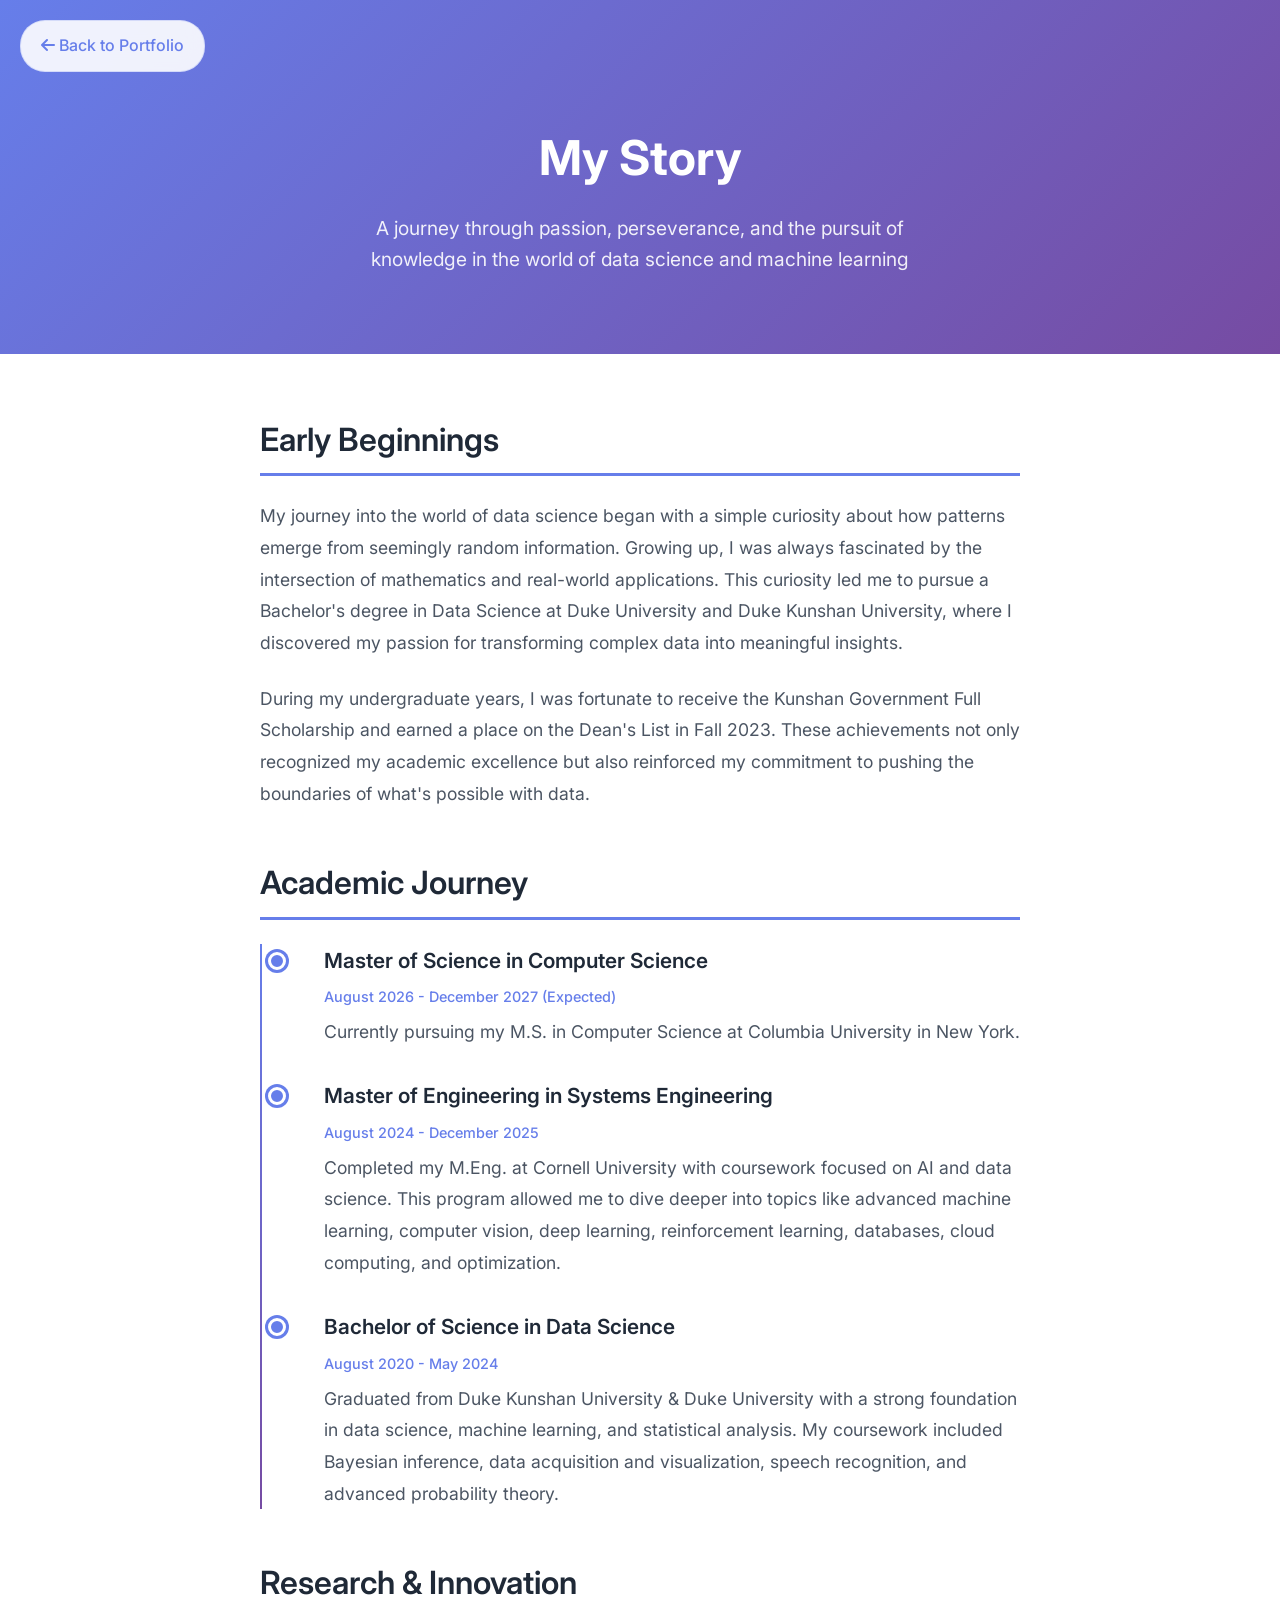
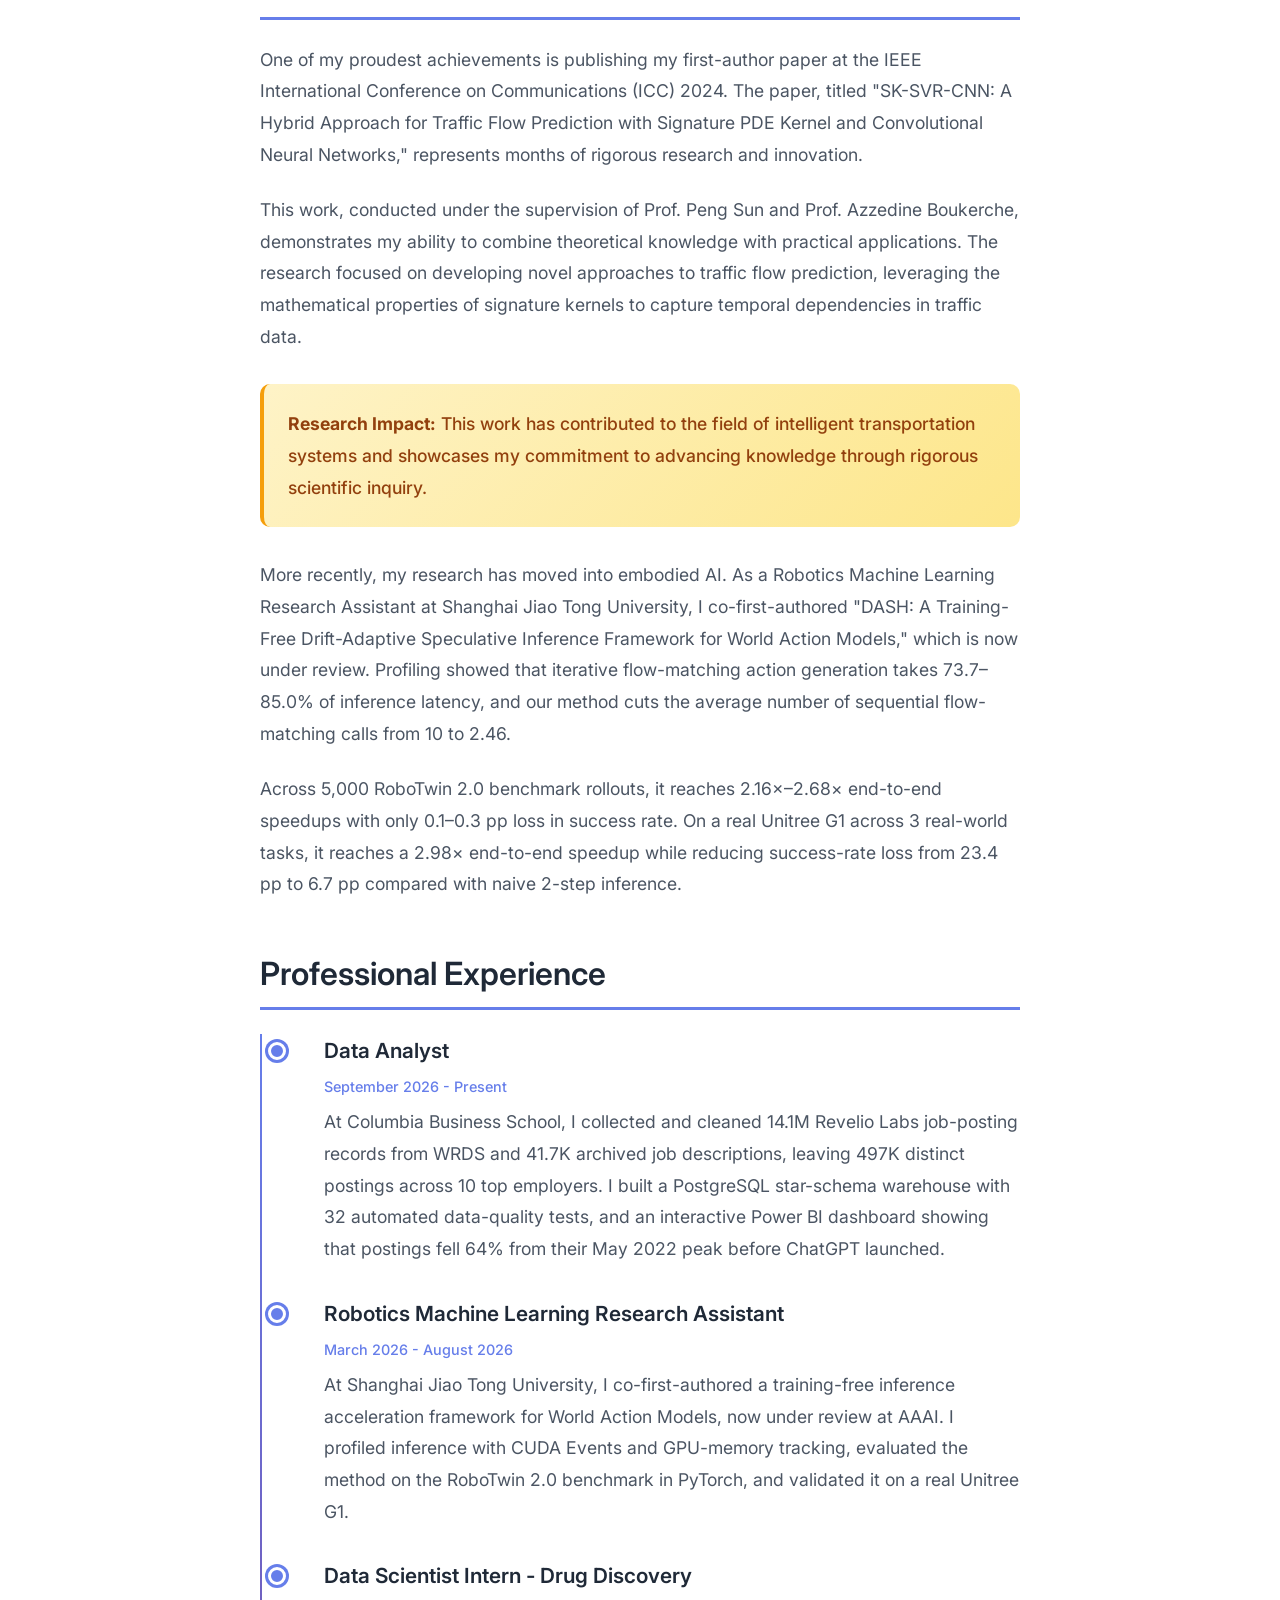
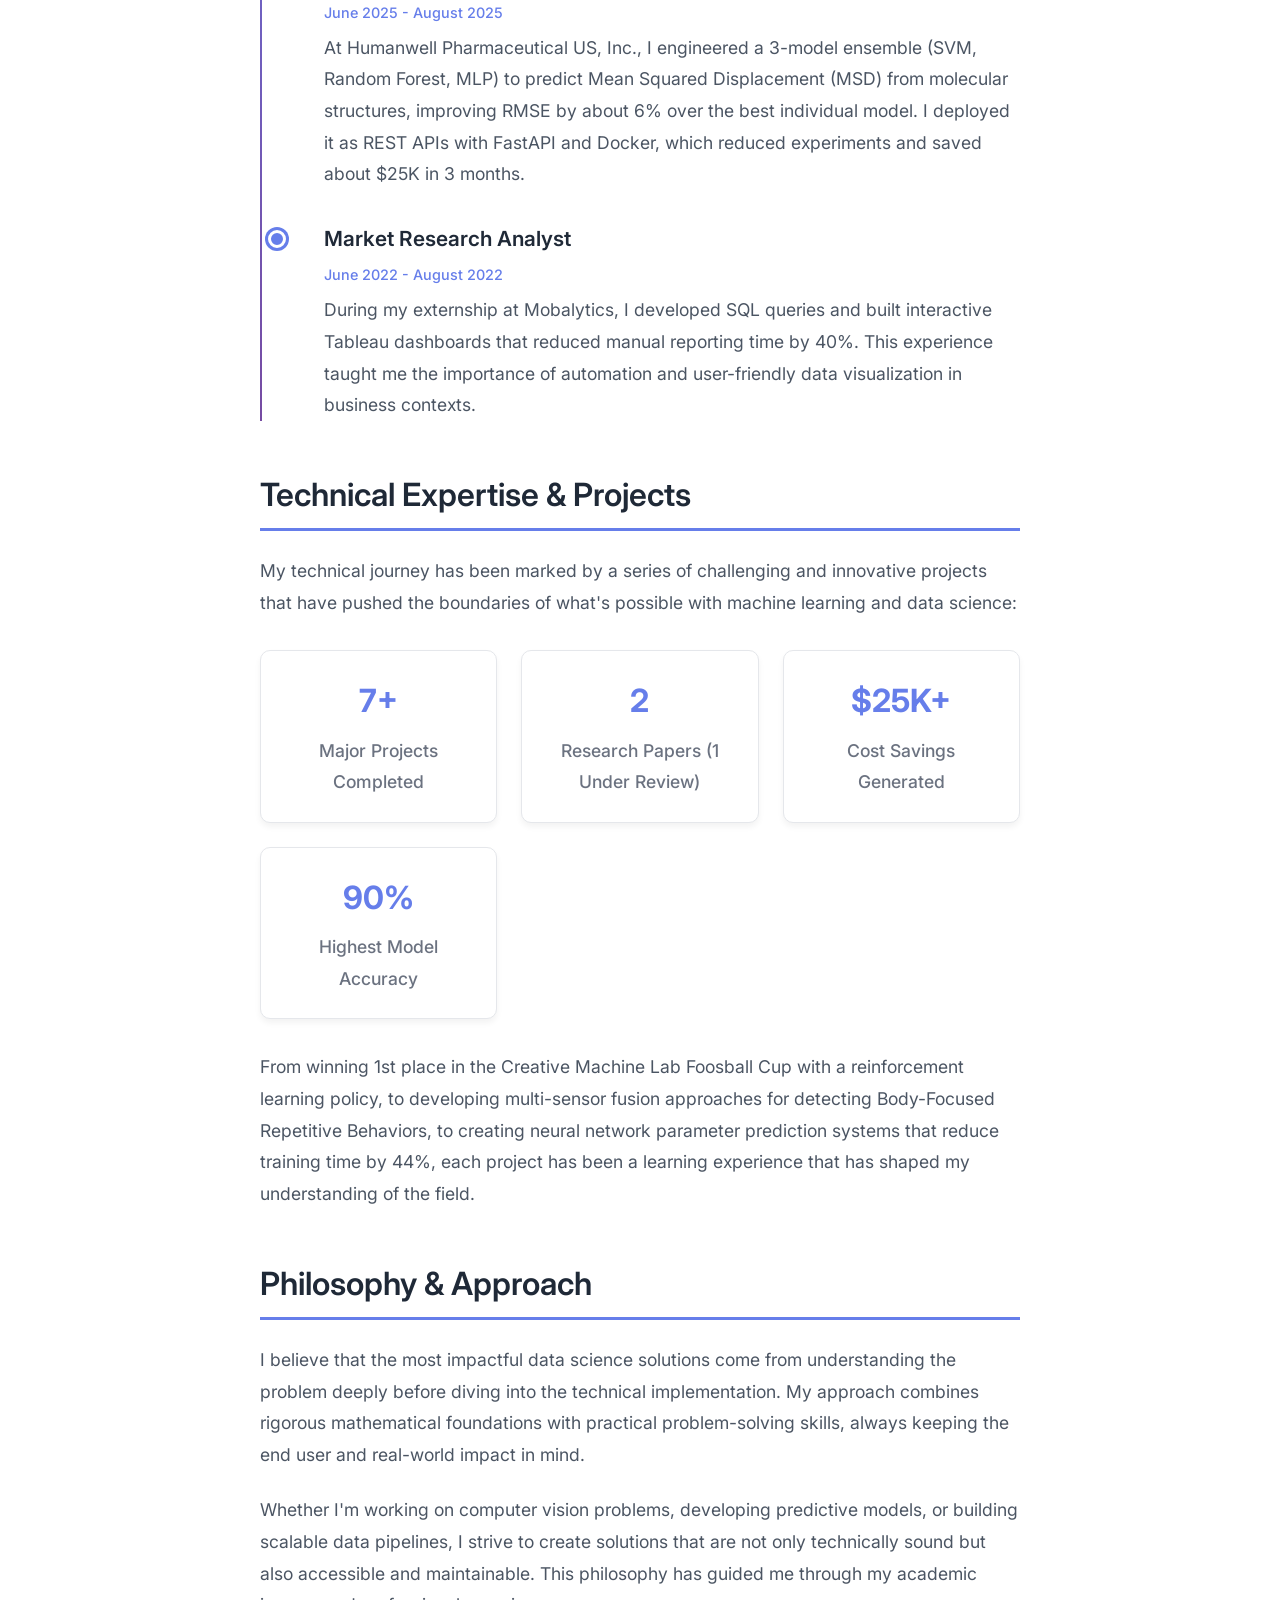
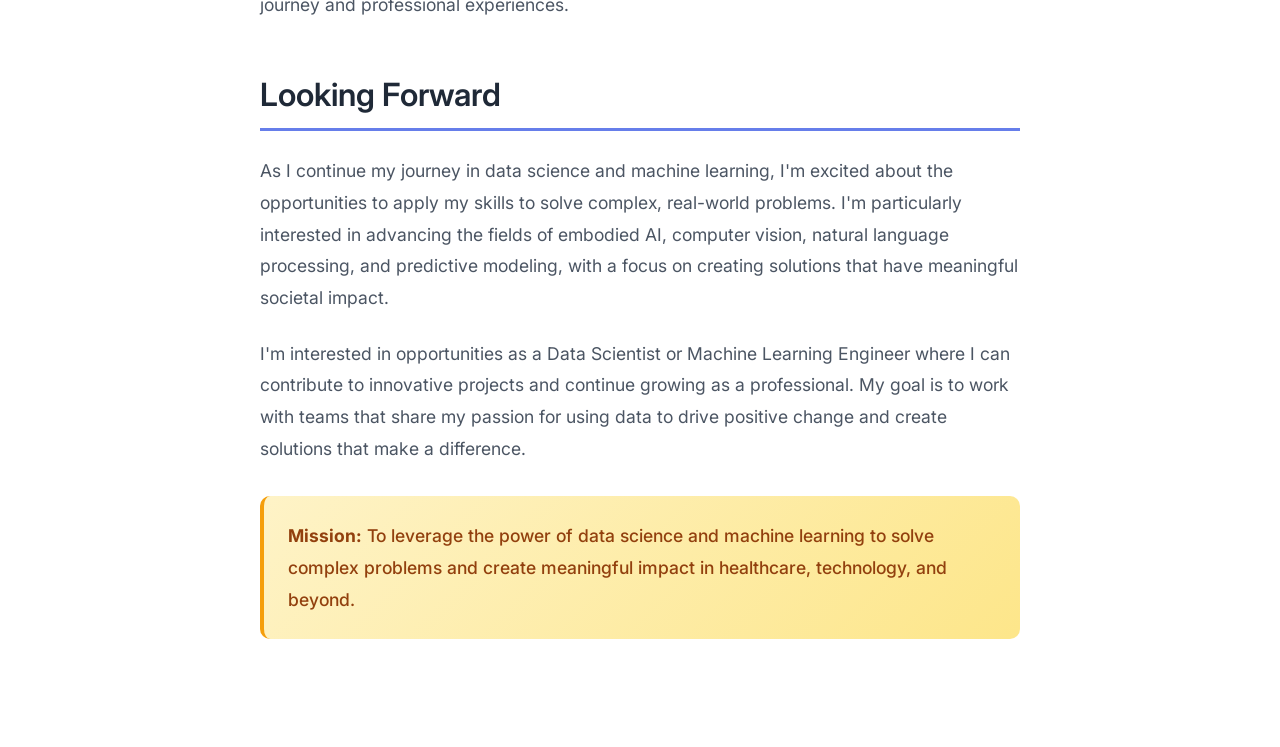
<file: bio.html>
<!DOCTYPE html>
<html lang="en">
<head>
    <meta charset="UTF-8">
    <meta name="viewport" content="width=device-width, initial-scale=1.0">
    <title>George (Gezhi) Wang - Biography</title>
    <link rel="stylesheet" href="styles.css">
    <link href="https://fonts.googleapis.com/css2?family=Inter:wght@300;400;500;600;700&display=swap" rel="stylesheet">
    <link rel="stylesheet" href="https://cdnjs.cloudflare.com/ajax/libs/font-awesome/6.0.0/css/all.min.css">
    <style>
        .bio-hero {
            background: linear-gradient(135deg, #667eea 0%, #764ba2 100%);
            color: white;
            padding: 120px 0 80px;
            text-align: center;
        }
        
        .bio-hero h1 {
            font-size: 3rem;
            font-weight: 700;
            margin-bottom: 1rem;
        }
        
        .bio-hero p {
            font-size: 1.2rem;
            opacity: 0.9;
            max-width: 600px;
            margin: 0 auto;
        }
        
        .bio-content {
            max-width: 800px;
            margin: 0 auto;
            padding: 60px 20px;
        }
        
        .bio-section {
            margin-bottom: 3rem;
        }
        
        .bio-section h2 {
            font-size: 2rem;
            font-weight: 600;
            color: #1f2937;
            margin-bottom: 1.5rem;
            border-bottom: 3px solid #667eea;
            padding-bottom: 0.5rem;
        }
        
        .bio-section p {
            font-size: 1.1rem;
            line-height: 1.8;
            color: #4b5563;
            margin-bottom: 1.5rem;
        }
        
        .bio-timeline {
            position: relative;
            padding-left: 2rem;
        }
        
        .bio-timeline::before {
            content: '';
            position: absolute;
            left: 0;
            top: 0;
            bottom: 0;
            width: 2px;
            background: linear-gradient(135deg, #667eea 0%, #764ba2 100%);
        }
        
        .bio-timeline-item {
            position: relative;
            margin-bottom: 2rem;
            padding-left: 2rem;
        }
        
        .bio-timeline-item::before {
            content: '';
            position: absolute;
            left: -1.5rem;
            top: 0.5rem;
            width: 12px;
            height: 12px;
            background: #667eea;
            border-radius: 50%;
            border: 3px solid white;
            box-shadow: 0 0 0 3px #667eea;
        }
        
        .bio-timeline-item h3 {
            font-size: 1.3rem;
            font-weight: 600;
            color: #1f2937;
            margin-bottom: 0.5rem;
        }
        
        .bio-timeline-item .date {
            color: #667eea;
            font-weight: 500;
            font-size: 0.9rem;
            margin-bottom: 0.5rem;
        }
        
        .bio-timeline-item p {
            margin-bottom: 0;
        }
        
        .back-button {
            position: fixed;
            top: 20px;
            left: 20px;
            background: rgba(255, 255, 255, 0.9);
            color: #667eea;
            padding: 12px 20px;
            border-radius: 25px;
            text-decoration: none;
            font-weight: 500;
            transition: all 0.3s ease;
            backdrop-filter: blur(10px);
            border: 1px solid rgba(102, 126, 234, 0.2);
            z-index: 1000;
        }
        
        .back-button:hover {
            background: #667eea;
            color: white;
            transform: translateY(-2px);
        }
        
        .bio-highlight {
            background: linear-gradient(135deg, #fef3c7 0%, #fde68a 100%);
            padding: 1.5rem;
            border-radius: 10px;
            border-left: 4px solid #f59e0b;
            margin: 2rem 0;
        }
        
        .bio-highlight p {
            margin: 0;
            color: #92400e;
            font-weight: 500;
        }
        
        .bio-stats {
            display: grid;
            grid-template-columns: repeat(auto-fit, minmax(200px, 1fr));
            gap: 1.5rem;
            margin: 2rem 0;
        }
        
        .bio-stat {
            background: white;
            padding: 1.5rem;
            border-radius: 10px;
            text-align: center;
            box-shadow: 0 4px 6px rgba(0, 0, 0, 0.05);
            border: 1px solid #e5e7eb;
        }
        
        .bio-stat h3 {
            font-size: 2rem;
            font-weight: 700;
            color: #667eea;
            margin-bottom: 0.5rem;
        }
        
        .bio-stat p {
            color: #6b7280;
            font-weight: 500;
            margin: 0;
        }
        
        @media (max-width: 768px) {
            .bio-hero h1 {
                font-size: 2rem;
            }
            
            .bio-hero p {
                font-size: 1rem;
            }
            
            .bio-content {
                padding: 40px 15px;
            }
            
            .bio-section h2 {
                font-size: 1.5rem;
            }
            
            .back-button {
                position: relative;
                top: auto;
                left: auto;
                display: inline-block;
                margin-bottom: 2rem;
            }
        }
    </style>
</head>
<body>
    <a href="index.html" class="back-button">
        <i class="fas fa-arrow-left"></i> Back to Portfolio
    </a>

    <!-- Bio Hero Section -->
    <section class="bio-hero">
        <div class="container">
            <h1>My Story</h1>
            <p>A journey through passion, perseverance, and the pursuit of knowledge in the world of data science and machine learning</p>
        </div>
    </section>

    <!-- Bio Content -->
    <div class="bio-content">
        <div class="bio-section">
            <h2>Early Beginnings</h2>
            <p>My journey into the world of data science began with a simple curiosity about how patterns emerge from seemingly random information. Growing up, I was always fascinated by the intersection of mathematics and real-world applications. This curiosity led me to pursue a Bachelor's degree in Data Science at Duke University and Duke Kunshan University, where I discovered my passion for transforming complex data into meaningful insights.</p>
            
            <p>During my undergraduate years, I was fortunate to receive the Kunshan Government Full Scholarship and earned a place on the Dean's List in Fall 2023. These achievements not only recognized my academic excellence but also reinforced my commitment to pushing the boundaries of what's possible with data.</p>
        </div>

        <div class="bio-section">
            <h2>Academic Journey</h2>
            <div class="bio-timeline">
                <div class="bio-timeline-item">
                    <h3>Master of Science in Computer Science</h3>
                    <div class="date">August 2026 - December 2027 (Expected)</div>
                    <p>Currently pursuing my M.S. in Computer Science at Columbia University in New York.</p>
                </div>

                <div class="bio-timeline-item">
                    <h3>Master of Engineering in Systems Engineering</h3>
                    <div class="date">August 2024 - December 2025</div>
                    <p>Completed my M.Eng. at Cornell University with coursework focused on AI and data science. This program allowed me to dive deeper into topics like advanced machine learning, computer vision, deep learning, reinforcement learning, databases, cloud computing, and optimization.</p>
                </div>

                <div class="bio-timeline-item">
                    <h3>Bachelor of Science in Data Science</h3>
                    <div class="date">August 2020 - May 2024</div>
                    <p>Graduated from Duke Kunshan University & Duke University with a strong foundation in data science, machine learning, and statistical analysis. My coursework included Bayesian inference, data acquisition and visualization, speech recognition, and advanced probability theory.</p>
                </div>
            </div>
        </div>

        <div class="bio-section">
            <h2>Research & Innovation</h2>
            <p>One of my proudest achievements is publishing my first-author paper at the IEEE International Conference on Communications (ICC) 2024. The paper, titled "SK-SVR-CNN: A Hybrid Approach for Traffic Flow Prediction with Signature PDE Kernel and Convolutional Neural Networks," represents months of rigorous research and innovation.</p>
            
            <p>This work, conducted under the supervision of Prof. Peng Sun and Prof. Azzedine Boukerche, demonstrates my ability to combine theoretical knowledge with practical applications. The research focused on developing novel approaches to traffic flow prediction, leveraging the mathematical properties of signature kernels to capture temporal dependencies in traffic data.</p>
            
            <div class="bio-highlight">
                <p><strong>Research Impact:</strong> This work has contributed to the field of intelligent transportation systems and showcases my commitment to advancing knowledge through rigorous scientific inquiry.</p>
            </div>

            <p>More recently, my research has moved into embodied AI. As a Robotics Machine Learning Research Assistant at Shanghai Jiao Tong University, I co-first-authored "DASH: A Training-Free Drift-Adaptive Speculative Inference Framework for World Action Models," which is now under review. Profiling showed that iterative flow-matching action generation takes 73.7–85.0% of inference latency, and our method cuts the average number of sequential flow-matching calls from 10 to 2.46.</p>

            <p>Across 5,000 RoboTwin 2.0 benchmark rollouts, it reaches 2.16×–2.68× end-to-end speedups with only 0.1–0.3 pp loss in success rate. On a real Unitree G1 across 3 real-world tasks, it reaches a 2.98× end-to-end speedup while reducing success-rate loss from 23.4 pp to 6.7 pp compared with naive 2-step inference.</p>
        </div>

        <div class="bio-section">
            <h2>Professional Experience</h2>
            <div class="bio-timeline">
                <div class="bio-timeline-item">
                    <h3>Data Analyst</h3>
                    <div class="date">September 2026 - Present</div>
                    <p>At Columbia Business School, I collected and cleaned 14.1M Revelio Labs job-posting records from WRDS and 41.7K archived job descriptions, leaving 497K distinct postings across 10 top employers. I built a PostgreSQL star-schema warehouse with 32 automated data-quality tests, and an interactive Power BI dashboard showing that postings fell 64% from their May 2022 peak before ChatGPT launched.</p>
                </div>

                <div class="bio-timeline-item">
                    <h3>Robotics Machine Learning Research Assistant</h3>
                    <div class="date">March 2026 - August 2026</div>
                    <p>At Shanghai Jiao Tong University, I co-first-authored a training-free inference acceleration framework for World Action Models, now under review at AAAI. I profiled inference with CUDA Events and GPU-memory tracking, evaluated the method on the RoboTwin 2.0 benchmark in PyTorch, and validated it on a real Unitree G1.</p>
                </div>

                <div class="bio-timeline-item">
                    <h3>Data Scientist Intern - Drug Discovery</h3>
                    <div class="date">June 2025 - August 2025</div>
                    <p>At Humanwell Pharmaceutical US, Inc., I engineered a 3-model ensemble (SVM, Random Forest, MLP) to predict Mean Squared Displacement (MSD) from molecular structures, improving RMSE by about 6% over the best individual model. I deployed it as REST APIs with FastAPI and Docker, which reduced experiments and saved about $25K in 3 months.</p>
                </div>
                
                <div class="bio-timeline-item">
                    <h3>Market Research Analyst</h3>
                    <div class="date">June 2022 - August 2022</div>
                    <p>During my externship at Mobalytics, I developed SQL queries and built interactive Tableau dashboards that reduced manual reporting time by 40%. This experience taught me the importance of automation and user-friendly data visualization in business contexts.</p>
                </div>
            </div>
        </div>

        <div class="bio-section">
            <h2>Technical Expertise & Projects</h2>
            <p>My technical journey has been marked by a series of challenging and innovative projects that have pushed the boundaries of what's possible with machine learning and data science:</p>
            
            <div class="bio-stats">
                <div class="bio-stat">
                    <h3>7+</h3>
                    <p>Major Projects Completed</p>
                </div>
                <div class="bio-stat">
                    <h3>2</h3>
                    <p>Research Papers (1 Under Review)</p>
                </div>
                <div class="bio-stat">
                    <h3>$25K+</h3>
                    <p>Cost Savings Generated</p>
                </div>
                <div class="bio-stat">
                    <h3>90%</h3>
                    <p>Highest Model Accuracy</p>
                </div>
            </div>
            
            <p>From winning 1st place in the Creative Machine Lab Foosball Cup with a reinforcement learning policy, to developing multi-sensor fusion approaches for detecting Body-Focused Repetitive Behaviors, to creating neural network parameter prediction systems that reduce training time by 44%, each project has been a learning experience that has shaped my understanding of the field.</p>
        </div>

        <div class="bio-section">
            <h2>Philosophy & Approach</h2>
            <p>I believe that the most impactful data science solutions come from understanding the problem deeply before diving into the technical implementation. My approach combines rigorous mathematical foundations with practical problem-solving skills, always keeping the end user and real-world impact in mind.</p>
            
            <p>Whether I'm working on computer vision problems, developing predictive models, or building scalable data pipelines, I strive to create solutions that are not only technically sound but also accessible and maintainable. This philosophy has guided me through my academic journey and professional experiences.</p>
        </div>

        <div class="bio-section">
            <h2>Looking Forward</h2>
            <p>As I continue my journey in data science and machine learning, I'm excited about the opportunities to apply my skills to solve complex, real-world problems. I'm particularly interested in advancing the fields of embodied AI, computer vision, natural language processing, and predictive modeling, with a focus on creating solutions that have meaningful societal impact.</p>
            
            <p>I'm interested in opportunities as a Data Scientist or Machine Learning Engineer where I can contribute to innovative projects and continue growing as a professional. My goal is to work with teams that share my passion for using data to drive positive change and create solutions that make a difference.</p>
            
            <div class="bio-highlight">
                <p><strong>Mission:</strong> To leverage the power of data science and machine learning to solve complex problems and create meaningful impact in healthcare, technology, and beyond.</p>
            </div>
        </div>
    </div>

    <script src="script.js"></script>
</body>
</html>
</file>
<file: styles.css>
/* Reset and Base Styles */
* {
    margin: 0;
    padding: 0;
    box-sizing: border-box;
}

html {
    scroll-behavior: smooth;
}

body {
    font-family: 'Inter', sans-serif;
    line-height: 1.6;
    color: #333;
    background-color: #ffffff;
}

.container {
    max-width: 1200px;
    margin: 0 auto;
    padding: 0 20px;
}

/* Navigation */
.navbar {
    position: fixed;
    top: 0;
    width: 100%;
    background: rgba(255, 255, 255, 0.95);
    backdrop-filter: blur(10px);
    z-index: 1000;
    transition: all 0.3s ease;
    border-bottom: 1px solid rgba(0, 0, 0, 0.1);
}

.nav-container {
    max-width: 1200px;
    margin: 0 auto;
    padding: 0 20px;
    display: flex;
    justify-content: space-between;
    align-items: center;
    height: 70px;
}

.nav-logo a {
    font-size: 1.5rem;
    font-weight: 700;
    color: #2563eb;
    text-decoration: none;
    transition: color 0.3s ease;
}

.nav-logo a:hover {
    color: #1d4ed8;
}

.nav-menu {
    display: flex;
    list-style: none;
    gap: 2rem;
}

.nav-link {
    color: #333;
    text-decoration: none;
    font-weight: 500;
    transition: color 0.3s ease;
    position: relative;
}

.nav-link:hover {
    color: #2563eb;
}

.nav-link::after {
    content: '';
    position: absolute;
    width: 0;
    height: 2px;
    bottom: -5px;
    left: 0;
    background-color: #2563eb;
    transition: width 0.3s ease;
}

.nav-link:hover::after {
    width: 100%;
}

.hamburger {
    display: none;
    flex-direction: column;
    cursor: pointer;
}

.bar {
    width: 25px;
    height: 3px;
    background-color: #333;
    margin: 3px 0;
    transition: 0.3s;
}

/* Hero Section */
.hero {
    min-height: 100vh;
    display: flex;
    align-items: center;
    background: linear-gradient(135deg, #667eea 0%, #764ba2 100%);
    color: white;
    position: relative;
    overflow: hidden;
}

.hero::before {
    content: '';
    position: absolute;
    top: 0;
    left: 0;
    right: 0;
    bottom: 0;
    background: url('data:image/svg+xml,<svg xmlns="http://www.w3.org/2000/svg" viewBox="0 0 100 100"><defs><pattern id="grain" width="100" height="100" patternUnits="userSpaceOnUse"><circle cx="50" cy="50" r="1" fill="white" opacity="0.1"/></pattern></defs><rect width="100" height="100" fill="url(%23grain)"/></svg>');
    opacity: 0.3;
}

.hero-container {
    max-width: 1400px;
    margin: 0 auto;
    padding: 0 20px;
    display: grid;
    grid-template-columns: 1fr 1.2fr;
    gap: 2rem;
    align-items: center;
    position: relative;
    z-index: 1;
}

.hero-content {
    animation: slideInLeft 1s ease-out;
}

.hero-title {
    font-size: 3.5rem;
    font-weight: 700;
    margin-bottom: 1rem;
    line-height: 1.2;
}

.highlight {
    color: #fbbf24;
    position: relative;
}

.highlight::after {
    content: '';
    position: absolute;
    bottom: 0;
    left: 0;
    width: 100%;
    height: 3px;
    background: #fbbf24;
    border-radius: 2px;
}

.hero-subtitle {
    font-size: 1.5rem;
    font-weight: 400;
    margin-bottom: 1.5rem;
    opacity: 0.9;
}

.hero-description {
    font-size: 1.1rem;
    margin-bottom: 2rem;
    opacity: 0.8;
    max-width: 500px;
}

.hero-buttons {
    display: flex;
    gap: 1rem;
    flex-wrap: wrap;
    margin-bottom: 2rem;
}

.hero-social-links {
    display: flex;
    gap: 1.5rem;
    justify-content: flex-start;
    flex-wrap: wrap;
}

.hero-social-link {
    width: 60px;
    height: 60px;
    background: rgba(255, 255, 255, 0.2);
    color: white;
    border-radius: 50%;
    display: flex;
    align-items: center;
    justify-content: center;
    text-decoration: none;
    font-size: 1.5rem;
    transition: all 0.3s ease;
    backdrop-filter: blur(10px);
    border: 1px solid rgba(255, 255, 255, 0.3);
}

.hero-social-link:hover {
    background: rgba(255, 255, 255, 0.3);
    transform: translateY(-3px);
    box-shadow: 0 10px 25px rgba(0, 0, 0, 0.2);
}

.btn {
    padding: 12px 30px;
    border-radius: 50px;
    text-decoration: none;
    font-weight: 600;
    transition: all 0.3s ease;
    display: inline-block;
    border: 2px solid transparent;
    cursor: pointer;
    font-size: 1rem;
}

.btn-primary {
    background: #fbbf24;
    color: #1f2937;
    border-color: #fbbf24;
}

.btn-primary:hover {
    background: transparent;
    color: #fbbf24;
    border-color: #fbbf24;
    transform: translateY(-2px);
}

.btn-secondary {
    background: transparent;
    color: white;
    border-color: white;
}

.btn-secondary:hover {
    background: white;
    color: #667eea;
    transform: translateY(-2px);
}

.hero-image {
    display: flex;
    justify-content: center;
    align-items: center;
    animation: slideInRight 1s ease-out;
}

.profile-card {
    width: 400px;
    height: 400px;
    background: transparent;
    border-radius: 50%;
    display: flex;
    align-items: center;
    justify-content: center;
    backdrop-filter: none;
    border: none;
    box-shadow: none;
}

.profile-image {
    width: 380px;
    height: 380px;
    background: transparent;
    border-radius: 50%;
    display: flex;
    align-items: center;
    justify-content: center;
    font-size: 4rem;
    color: white;
    overflow: hidden;
    border: none;
}

.profile-image:has(.hero-profile-img:not([src])),
.profile-image:has(.hero-profile-img[src=""]) {
    background: rgba(255, 255, 255, 0.2);
}

.profile-image:has(.hero-profile-img:not([src]))::after,
.profile-image:has(.hero-profile-img[src=""])::after {
    content: '\f007';
    font-family: 'Font Awesome 6 Free';
    font-weight: 900;
    font-size: 2.5rem;
    color: white;
}

.hero-profile-img {
    width: 100%;
    height: 100%;
    object-fit: cover;
    border-radius: 50%;
    display: block;
}

.hero-profile-img:not([src]),
.hero-profile-img[src=""] {
    display: none;
}

.scroll-indicator {
    position: absolute;
    bottom: 30px;
    left: 50%;
    transform: translateX(-50%);
    animation: bounce 2s infinite;
}

.scroll-arrow {
    width: 20px;
    height: 20px;
    border-right: 2px solid white;
    border-bottom: 2px solid white;
    transform: rotate(45deg);
}

/* Section Styles */
section {
    padding: 100px 0;
}

.section-title {
    font-size: 2.5rem;
    font-weight: 700;
    text-align: center;
    margin-bottom: 3rem;
    color: #1f2937;
    position: relative;
}

.section-title::after {
    content: '';
    position: absolute;
    bottom: -10px;
    left: 50%;
    transform: translateX(-50%);
    width: 60px;
    height: 4px;
    background: linear-gradient(135deg, #667eea 0%, #764ba2 100%);
    border-radius: 2px;
}

/* About Section */
.about {
    background: #f8fafc;
}

.about-content {
    display: grid;
    grid-template-columns: 2fr 1fr;
    gap: 4rem;
    align-items: center;
}

.about-text p {
    font-size: 1.1rem;
    margin-bottom: 1.5rem;
    color: #4b5563;
    line-height: 1.8;
}

.about-stats {
    display: grid;
    grid-template-columns: repeat(3, 1fr);
    gap: 2rem;
    margin-top: 2rem;
}

.stat {
    text-align: center;
    padding: 1.5rem;
    background: white;
    border-radius: 10px;
    box-shadow: 0 4px 6px rgba(0, 0, 0, 0.05);
    transition: transform 0.3s ease;
}

.stat:hover {
    transform: translateY(-5px);
}

.stat h3 {
    font-size: 2rem;
    font-weight: 700;
    color: #2563eb;
    margin-bottom: 0.5rem;
}

.stat p {
    color: #6b7280;
    font-weight: 500;
}

.about-image {
    display: flex;
    justify-content: center;
}

.profile-photo {
    width: 300px;
    height: 300px;
    border-radius: 20px;
    overflow: hidden;
    box-shadow: 0 20px 40px rgba(0, 0, 0, 0.1);
    background: linear-gradient(135deg, #667eea 0%, #764ba2 100%);
    display: flex;
    align-items: center;
    justify-content: center;
}

.profile-photo:has(.profile-img:not([src])),
.profile-photo:has(.profile-img[src=""]) {
    background: linear-gradient(135deg, #667eea 0%, #764ba2 100%);
}

.profile-photo:has(.profile-img:not([src]))::after,
.profile-photo:has(.profile-img[src=""])::after {
    content: '\f007';
    font-family: 'Font Awesome 6 Free';
    font-weight: 900;
    font-size: 6rem;
    color: white;
}

.profile-img {
    width: 100%;
    height: 100%;
    object-fit: cover;
    display: block;
}

.profile-img:not([src]),
.profile-img[src=""] {
    display: none;
}

/* Education Section */
.education {
    background: #f8fafc;
}

.education-timeline {
    max-width: 800px;
    margin: 0 auto;
}

.education-item {
    display: flex;
    gap: 2rem;
    margin-bottom: 3rem;
    padding: 2rem;
    background: white;
    border-radius: 15px;
    box-shadow: 0 4px 6px rgba(0, 0, 0, 0.05);
    transition: transform 0.3s ease;
}

.education-item:hover {
    transform: translateY(-5px);
}

.education-icon {
    width: 60px;
    height: 60px;
    background: linear-gradient(135deg, #667eea 0%, #764ba2 100%);
    border-radius: 50%;
    display: flex;
    align-items: center;
    justify-content: center;
    color: white;
    font-size: 1.5rem;
    flex-shrink: 0;
}

.university-logo {
    background: white;
    border: 2px solid #e5e7eb;
    padding: 6px;
    overflow: hidden;
}

.university-logo-img {
    width: 100%;
    height: 100%;
    object-fit: contain;
    border-radius: 50%;
}

.education-content {
    flex: 1;
}

.education-content h3 {
    font-size: 1.3rem;
    font-weight: 600;
    color: #1f2937;
    margin-bottom: 0.5rem;
}

.education-content h4 {
    font-size: 1.1rem;
    font-weight: 500;
    color: #2563eb;
    margin-bottom: 0.5rem;
}

.education-location {
    color: #6b7280;
    font-size: 0.9rem;
    margin-bottom: 0.3rem;
}

.education-period {
    color: #6b7280;
    font-size: 0.9rem;
    font-weight: 500;
    margin-bottom: 1rem;
}

.education-description {
    color: #4b5563;
    margin-bottom: 1rem;
    line-height: 1.6;
}

.education-honors {
    margin-bottom: 1rem;
}

.honor {
    display: inline-block;
    background: #fef3c7;
    color: #92400e;
    padding: 0.3rem 0.8rem;
    border-radius: 15px;
    font-size: 0.8rem;
    font-weight: 500;
    margin-right: 0.5rem;
    margin-bottom: 0.5rem;
}

.education-courses {
    display: flex;
    flex-wrap: wrap;
    gap: 0.5rem;
}

.education-courses span {
    background: #e5e7eb;
    color: #374151;
    padding: 0.3rem 0.8rem;
    border-radius: 15px;
    font-size: 0.8rem;
    font-weight: 500;
}

/* Experience Section */
.experience {
    padding: 5rem 0;
    background: #f8fafc;
}

.experience-grid {
    display: grid;
    grid-template-columns: repeat(auto-fit, minmax(400px, 1fr));
    gap: 2rem;
    margin-top: 3rem;
}

.experience-card {
    background: white;
    padding: 2rem;
    border-radius: 15px;
    box-shadow: 0 5px 20px rgba(0, 0, 0, 0.1);
    transition: transform 0.3s ease, box-shadow 0.3s ease;
    display: flex;
    gap: 1.5rem;
    align-items: flex-start;
}

.experience-card:hover {
    transform: translateY(-5px);
    box-shadow: 0 10px 30px rgba(0, 0, 0, 0.15);
}

.experience-icon {
    width: 60px;
    height: 60px;
    background: linear-gradient(135deg, #667eea 0%, #764ba2 100%);
    border-radius: 12px;
    display: flex;
    align-items: center;
    justify-content: center;
    color: white;
    font-size: 1.5rem;
    flex-shrink: 0;
}

.experience-content {
    flex: 1;
}

.experience-content h3 {
    font-size: 1.3rem;
    font-weight: 700;
    color: #1a202c;
    margin-bottom: 0.5rem;
}

.experience-content h4 {
    font-size: 1.1rem;
    font-weight: 600;
    color: #667eea;
    margin-bottom: 0.5rem;
}

.experience-period {
    font-size: 0.9rem;
    color: #667eea;
    font-weight: 600;
    margin-bottom: 0.25rem;
}

.experience-location {
    font-size: 0.9rem;
    color: #718096;
    margin-bottom: 1rem;
}

.experience-description {
    color: #4a5568;
    line-height: 1.6;
    margin-bottom: 1.5rem;
}

.experience-achievements h4 {
    font-size: 1rem;
    font-weight: 600;
    color: #2d3748;
    margin-bottom: 0.75rem;
}

.experience-achievements ul {
    list-style: none;
    padding: 0;
    margin: 0;
}

.experience-achievements li {
    position: relative;
    padding-left: 1.5rem;
    margin-bottom: 0.5rem;
    color: #4a5568;
    line-height: 1.5;
}

.experience-achievements li::before {
    content: "✓";
    position: absolute;
    left: 0;
    color: #667eea;
    font-weight: bold;
    font-size: 0.9rem;
}

/* Publications Section */
.publications {
    background: #f8fafc;
}

.publications-grid {
    max-width: 800px;
    margin: 0 auto;
    display: grid;
    gap: 2rem;
}

.publication-card {
    background: white;
    border-radius: 15px;
    padding: 2rem;
    box-shadow: 0 4px 6px rgba(0, 0, 0, 0.05);
    transition: transform 0.3s ease, box-shadow 0.3s ease;
    display: flex;
    gap: 2rem;
    align-items: flex-start;
}

.publication-card:hover {
    transform: translateY(-5px);
    box-shadow: 0 20px 40px rgba(0, 0, 0, 0.1);
}

.publication-icon {
    width: 60px;
    height: 60px;
    background: linear-gradient(135deg, #667eea 0%, #764ba2 100%);
    border-radius: 50%;
    display: flex;
    align-items: center;
    justify-content: center;
    color: white;
    font-size: 1.5rem;
    flex-shrink: 0;
}

.publication-content {
    flex: 1;
}

.publication-content h3 {
    font-size: 1.3rem;
    font-weight: 600;
    color: #1f2937;
    margin-bottom: 0.5rem;
    line-height: 1.4;
}

.publication-authors {
    color: #2563eb;
    font-weight: 500;
    margin-bottom: 0.5rem;
    font-size: 1rem;
}

.publication-venue {
    color: #6b7280;
    font-style: italic;
    margin-bottom: 1rem;
    font-size: 0.95rem;
}

.publication-description {
    color: #4b5563;
    line-height: 1.6;
    margin-bottom: 1.5rem;
}

.publication-results {
    margin-bottom: 1.5rem;
}

.publication-results h4 {
    color: #1f2937;
    font-size: 1.1rem;
    font-weight: 600;
    margin-bottom: 0.8rem;
}

.publication-results ul {
    list-style: none;
    padding: 0;
}

.publication-results li {
    color: #4b5563;
    margin-bottom: 0.5rem;
    padding-left: 1.5rem;
    position: relative;
    line-height: 1.5;
}

.publication-results li::before {
    content: '✓';
    position: absolute;
    left: 0;
    color: #10b981;
    font-weight: bold;
}

.publication-links {
    display: flex;
    gap: 1rem;
}

.publication-link {
    color: #2563eb;
    text-decoration: none;
    font-weight: 500;
    display: flex;
    align-items: center;
    gap: 0.5rem;
    transition: color 0.3s ease;
}

.publication-link:hover {
    color: #1d4ed8;
}

/* Skills Section */
.skills-grid {
    display: grid;
    grid-template-columns: repeat(auto-fit, minmax(300px, 1fr));
    gap: 2rem;
}

.skill-category {
    background: white;
    padding: 2rem;
    border-radius: 15px;
    box-shadow: 0 4px 6px rgba(0, 0, 0, 0.05);
    transition: transform 0.3s ease;
}

.skill-category:hover {
    transform: translateY(-5px);
}

/* Full-width category row (e.g. Key Competencies) */
.skill-category-wide {
    grid-column: 1 / -1;
}

.skill-category-wide .skill-items {
    justify-content: center;
}

.skill-category h3 {
    font-size: 1.5rem;
    font-weight: 600;
    margin-bottom: 1.5rem;
    color: #1f2937;
    text-align: center;
}

.skill-items {
    display: flex;
    flex-wrap: wrap;
    gap: 0.8rem;
}

.skill-item {
    background: linear-gradient(135deg, #667eea 0%, #764ba2 100%);
    color: white;
    padding: 0.5rem 1rem;
    border-radius: 25px;
    font-size: 0.9rem;
    font-weight: 500;
    transition: transform 0.3s ease;
}

.skill-item:hover {
    transform: scale(1.05);
}

/* Projects Section */
.projects {
    background: #f8fafc;
}

.projects-grid {
    display: grid;
    grid-template-columns: repeat(auto-fit, minmax(350px, 1fr));
    gap: 2rem;
}

.project-card {
    background: white;
    border-radius: 15px;
    overflow: hidden;
    box-shadow: 0 4px 6px rgba(0, 0, 0, 0.05);
    transition: transform 0.3s ease, box-shadow 0.3s ease;
}

.project-card:hover {
    transform: translateY(-10px);
    box-shadow: 0 20px 40px rgba(0, 0, 0, 0.1);
}

/* Skill Items with Logos */
.skill-item {
    display: inline-flex;
    align-items: center;
    gap: 8px;
    background: #f8f9fa;
    padding: 8px 12px;
    border-radius: 20px;
    font-size: 0.9rem;
    color: #333;
    transition: all 0.3s ease;
    border: 1px solid #e9ecef;
    margin: 2px;
}

.skill-item:hover {
    transform: translateY(-2px);
    box-shadow: 0 4px 12px rgba(0, 0, 0, 0.15);
    background: #fff;
    color: #333;
}

.skill-item img {
    width: 20px;
    height: 20px;
    object-fit: contain;
}

/* Skill Items with Text Only */
.skill-item-text {
    display: inline-block;
    background: #f8f9fa;
    padding: 8px 12px;
    border-radius: 20px;
    font-size: 0.9rem;
    color: #333;
    transition: all 0.3s ease;
    border: 1px solid #e9ecef;
    margin: 2px;
}

.skill-item-text:hover {
    transform: translateY(-2px);
    box-shadow: 0 4px 12px rgba(0, 0, 0, 0.15);
    background: #fff;
    color: #333;
}

.project-image {
    height: 200px;
    background: linear-gradient(135deg, #667eea 0%, #764ba2 100%);
    display: flex;
    align-items: center;
    justify-content: center;
}

.project-placeholder {
    font-size: 3rem;
    color: white;
}

.project-content {
    padding: 1.5rem;
}

.project-content h3 {
    font-size: 1.3rem;
    font-weight: 600;
    margin-bottom: 1rem;
    color: #1f2937;
}

.project-content p {
    color: #6b7280;
    margin-bottom: 1.5rem;
    line-height: 1.6;
}

.project-tech {
    display: flex;
    flex-wrap: wrap;
    gap: 0.5rem;
    margin-bottom: 1.5rem;
}

.project-tech span {
    background: #e5e7eb;
    color: #374151;
    padding: 0.3rem 0.8rem;
    border-radius: 15px;
    font-size: 0.8rem;
    font-weight: 500;
}

.project-links {
    display: flex;
    gap: 1rem;
}

.project-link {
    color: #2563eb;
    text-decoration: none;
    font-weight: 500;
    display: flex;
    align-items: center;
    gap: 0.5rem;
    transition: color 0.3s ease;
}

.project-link:hover {
    color: #1d4ed8;
}

.project-status {
    color: #6b7280;
    font-style: italic;
    font-size: 0.9rem;
    padding: 0.5rem 1rem;
    background: #f3f4f6;
    border-radius: 20px;
    display: inline-block;
}

/* Contact Section */
.contact-content {
    display: flex;
    justify-content: center;
    align-items: center;
    max-width: 600px;
    margin: 0 auto;
}

.contact-info h3 {
    font-size: 1.8rem;
    font-weight: 600;
    margin-bottom: 1rem;
    color: #1f2937;
}

.contact-info p {
    color: #6b7280;
    margin-bottom: 2rem;
    line-height: 1.8;
}

.contact-methods {
    margin-bottom: 2rem;
}

.contact-method {
    display: flex;
    align-items: center;
    gap: 1rem;
    margin-bottom: 1rem;
    color: #4b5563;
}

.contact-method i {
    width: 20px;
    color: #2563eb;
}

.contact-method a {
    color: #4b5563;
    text-decoration: none;
    transition: color 0.3s ease;
}

.contact-method a:hover {
    color: #2563eb;
}



/* Footer */
.footer {
    background: #1f2937;
    color: white;
    text-align: center;
    padding: 2rem 0;
}

/* Animations */
@keyframes slideInLeft {
    from {
        opacity: 0;
        transform: translateX(-50px);
    }
    to {
        opacity: 1;
        transform: translateX(0);
    }
}

@keyframes slideInRight {
    from {
        opacity: 0;
        transform: translateX(50px);
    }
    to {
        opacity: 1;
        transform: translateX(0);
    }
}

@keyframes bounce {
    0%, 20%, 50%, 80%, 100% {
        transform: translateX(-50%) translateY(0);
    }
    40% {
        transform: translateX(-50%) translateY(-10px);
    }
    60% {
        transform: translateX(-50%) translateY(-5px);
    }
}

/* Chatbot Widget Styles */
.chatbot-widget {
    position: fixed;
    bottom: 20px;
    right: 20px;
    z-index: 1000;
    display: flex;
    align-items: center;
    gap: 12px;
}

.chatbot-label {
    background: rgba(0, 0, 0, 0.8);
    color: white;
    padding: 8px 16px;
    border-radius: 25px;
    font-size: 0.9rem;
    font-weight: 500;
    white-space: nowrap;
    box-shadow: 0 2px 10px rgba(0, 0, 0, 0.3);
    backdrop-filter: blur(10px);
    animation: fadeInRight 0.5s ease;
}

@keyframes fadeInRight {
    from {
        opacity: 0;
        transform: translateX(20px);
    }
    to {
        opacity: 1;
        transform: translateX(0);
    }
}

.chatbot-toggle {
    width: 60px;
    height: 60px;
    background: linear-gradient(135deg, #667eea 0%, #764ba2 100%);
    border-radius: 50%;
    border: none;
    cursor: pointer;
    display: flex;
    align-items: center;
    justify-content: center;
    box-shadow: 0 4px 20px rgba(102, 126, 234, 0.4);
    transition: all 0.3s ease;
    color: white;
    font-size: 1.5rem;
}

.chatbot-toggle:hover {
    transform: scale(1.1);
    box-shadow: 0 6px 25px rgba(102, 126, 234, 0.6);
}

.chatbot-container {
    position: absolute;
    bottom: 80px;
    right: 0;
    width: 350px;
    height: 500px;
    background: white;
    border-radius: 15px;
    box-shadow: 0 10px 30px rgba(0, 0, 0, 0.2);
    display: none;
    flex-direction: column;
    overflow: hidden;
}

.chatbot-container.active {
    display: flex;
    animation: slideUp 0.3s ease;
}

@keyframes slideUp {
    from {
        opacity: 0;
        transform: translateY(20px);
    }
    to {
        opacity: 1;
        transform: translateY(0);
    }
}

.chatbot-header {
    background: linear-gradient(135deg, #667eea 0%, #764ba2 100%);
    color: white;
    padding: 15px 20px;
    display: flex;
    justify-content: space-between;
    align-items: center;
}

.chatbot-profile {
    display: flex;
    align-items: center;
    gap: 12px;
}

.chatbot-avatar {
    width: 40px;
    height: 40px;
    border-radius: 50%;
    border: 2px solid rgba(255, 255, 255, 0.3);
    object-fit: cover;
}

.chatbot-header h4 {
    margin: 0;
    font-size: 1.1rem;
    font-weight: 600;
}

.chatbot-close {
    background: none;
    border: none;
    color: white;
    cursor: pointer;
    font-size: 1.2rem;
    padding: 5px;
    border-radius: 50%;
    transition: background-color 0.2s;
}

.chatbot-close:hover {
    background-color: rgba(255, 255, 255, 0.2);
}

.chatbot-messages {
    flex: 1;
    padding: 20px;
    overflow-y: auto;
    display: flex;
    flex-direction: column;
    gap: 15px;
}

.chat-message {
    max-width: 80%;
    padding: 12px 16px;
    border-radius: 18px;
    font-size: 0.9rem;
    line-height: 1.4;
    display: flex;
    align-items: flex-start;
    gap: 8px;
}

.message-avatar {
    width: 28px;
    height: 28px;
    border-radius: 50%;
    border: 1px solid rgba(255, 255, 255, 0.3);
    object-fit: cover;
    flex-shrink: 0;
}

.user-message {
    background: linear-gradient(135deg, #667eea 0%, #764ba2 100%);
    color: white;
    align-self: flex-end;
    border-bottom-right-radius: 5px;
}

.bot-message {
    background: #f1f3f4;
    color: #333;
    align-self: flex-start;
    border-bottom-left-radius: 5px;
}

.message-content {
    word-wrap: break-word;
    white-space: pre-wrap;
}

.typing-indicator {
    display: flex;
    gap: 4px;
    padding: 8px 0;
}

.typing-dot {
    width: 8px;
    height: 8px;
    background: #999;
    border-radius: 50%;
    animation: typing 1.4s infinite ease-in-out;
}

.typing-dot:nth-child(1) { animation-delay: -0.32s; }
.typing-dot:nth-child(2) { animation-delay: -0.16s; }

@keyframes typing {
    0%, 80%, 100% {
        transform: scale(0.8);
        opacity: 0.5;
    }
    40% {
        transform: scale(1);
        opacity: 1;
    }
}

.chatbot-input {
    padding: 15px 20px;
    border-top: 1px solid #e0e0e0;
    display: flex;
    gap: 10px;
    align-items: center;
}

.chatbot-input input {
    flex: 1;
    padding: 10px 15px;
    border: 1px solid #ddd;
    border-radius: 25px;
    outline: none;
    font-size: 0.9rem;
}

.chatbot-input input:focus {
    border-color: #667eea;
}

.chatbot-send {
    width: 40px;
    height: 40px;
    background: linear-gradient(135deg, #667eea 0%, #764ba2 100%);
    border: none;
    border-radius: 50%;
    color: white;
    cursor: pointer;
    display: flex;
    align-items: center;
    justify-content: center;
    transition: transform 0.2s;
}

.chatbot-send:hover {
    transform: scale(1.1);
}

.chatbot-send:disabled {
    opacity: 0.6;
    cursor: not-allowed;
    transform: none;
}

/* Responsive Design */
@media (max-width: 768px) {
    .hamburger {
        display: flex;
    }

    .nav-menu {
        position: fixed;
        left: -100%;
        top: 70px;
        flex-direction: column;
        background-color: white;
        width: 100%;
        text-align: center;
        transition: 0.3s;
        box-shadow: 0 10px 27px rgba(0, 0, 0, 0.05);
        padding: 2rem 0;
    }

    .nav-menu.active {
        left: 0;
    }

    .nav-menu li {
        margin: 1rem 0;
    }

    .hero-container {
        grid-template-columns: 1fr;
        text-align: center;
        gap: 1.5rem;
    }

    .hero-title {
        font-size: 2.5rem;
    }

    .hero-subtitle {
        font-size: 1.2rem;
    }

    .about-content {
        grid-template-columns: 1fr;
        gap: 2rem;
    }

    .about-stats {
        grid-template-columns: 1fr;
        gap: 1rem;
    }

    .contact-content {
        grid-template-columns: 1fr;
        gap: 2rem;
    }

    .projects-grid {
        grid-template-columns: 1fr;
    }

    .skills-grid {
        grid-template-columns: 1fr;
    }

    .education-item {
        flex-direction: column;
        text-align: center;
        gap: 1rem;
    }

    .education-icon {
        align-self: center;
    }

    .publication-card {
        flex-direction: column;
        text-align: center;
        gap: 1rem;
    }

    .publication-icon {
        align-self: center;
    }

    .hero-buttons {
        justify-content: center;
    }

    .hero-social-links {
        justify-content: center;
    }
    
    .hero-social-link {
        width: 50px;
        height: 50px;
        font-size: 1.3rem;
    }

    .profile-card {
        width: 400px;
        height: 400px;
    }

    .profile-image {
        width: 360px;
        height: 360px;
        font-size: 6rem;
    }
}

@media (max-width: 480px) {
    .container {
        padding: 0 15px;
    }

    .hero-title {
        font-size: 2rem;
    }

    .section-title {
        font-size: 2rem;
    }

    .btn {
        padding: 10px 20px;
        font-size: 0.9rem;
    }

    .hero-buttons {
        flex-direction: column;
        align-items: center;
    }

    .project-links {
        flex-direction: column;
    }

    .chatbot-container {
        width: 300px;
        height: 450px;
        bottom: 70px;
        right: -10px;
    }

    .chatbot-toggle {
        width: 50px;
        height: 50px;
        font-size: 1.2rem;
    }

    .chatbot-label {
        font-size: 0.8rem;
        padding: 6px 12px;
    }

    .chatbot-widget {
        gap: 8px;
    }

    .experience-grid {
        grid-template-columns: 1fr;
        gap: 1.5rem;
    }

    .experience-card {
        flex-direction: column;
        text-align: center;
        gap: 1rem;
    }

    .experience-icon {
        align-self: center;
    }
}
</file>
